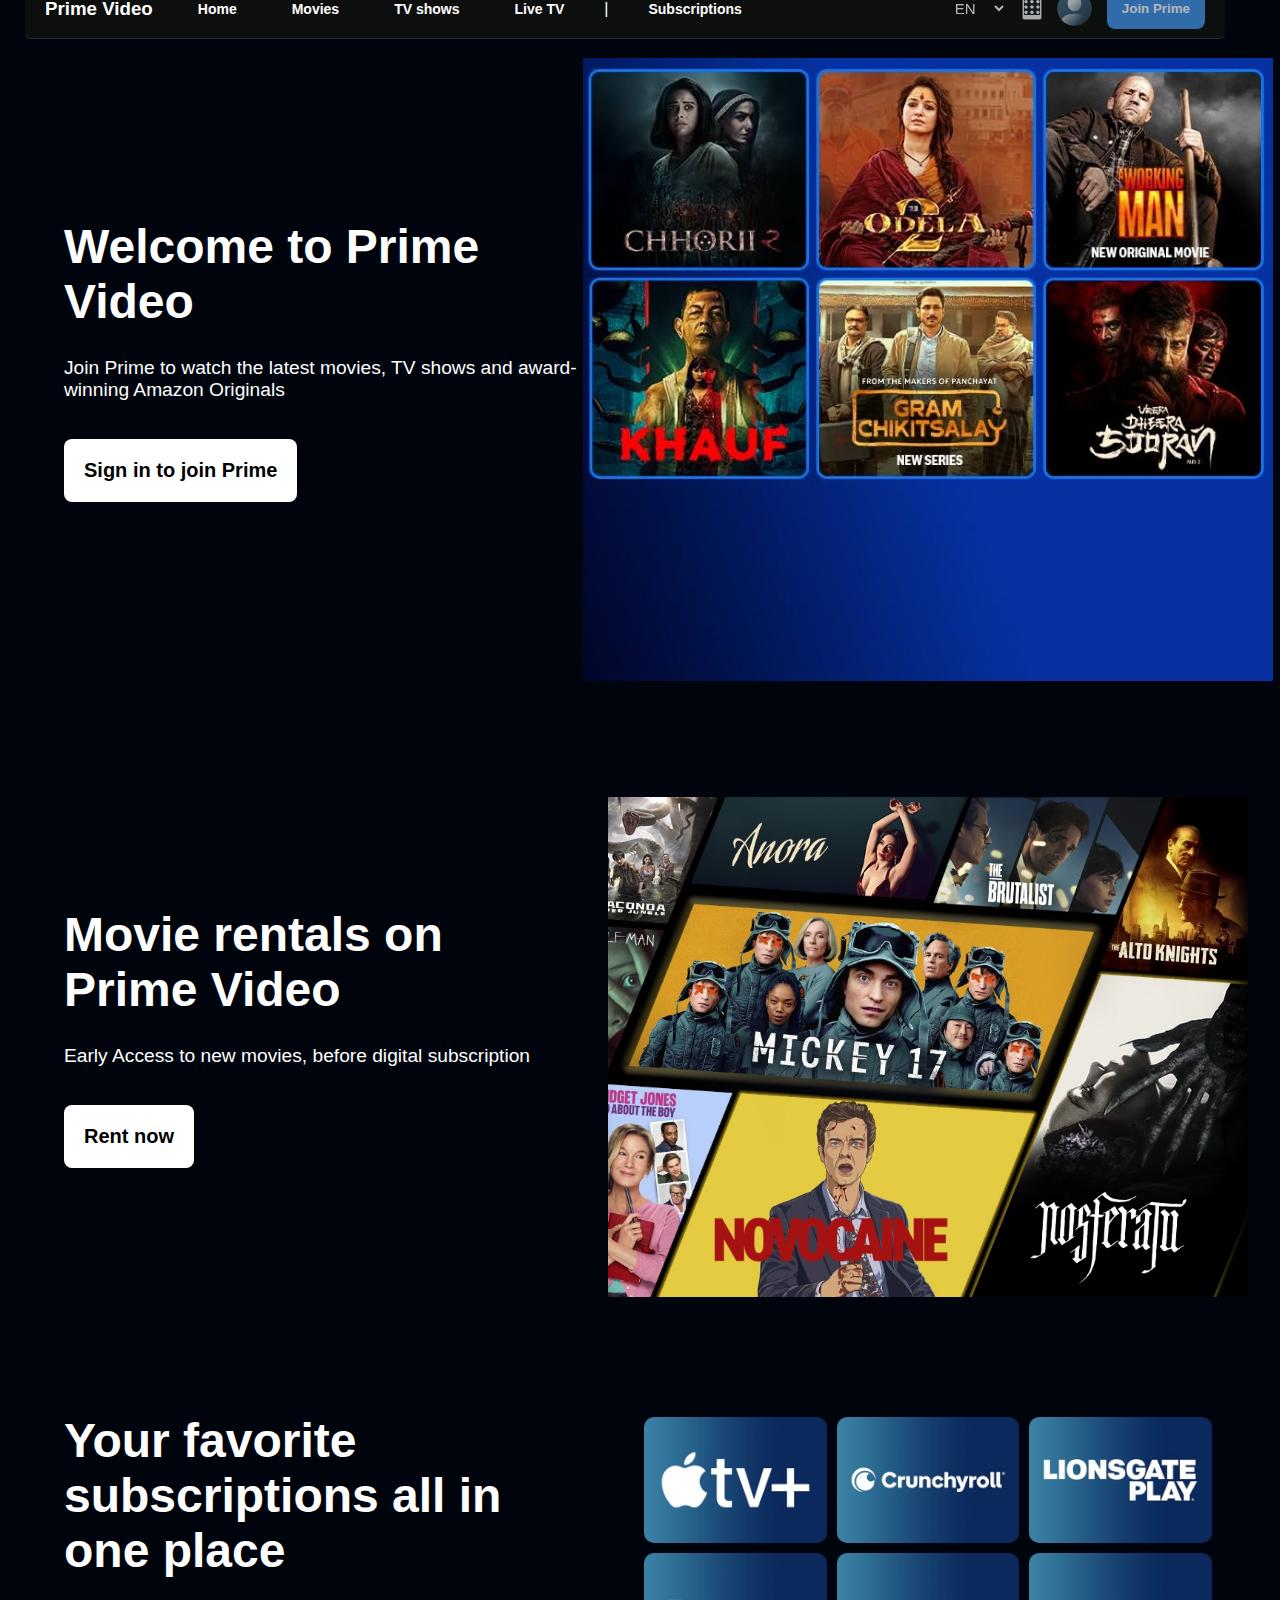
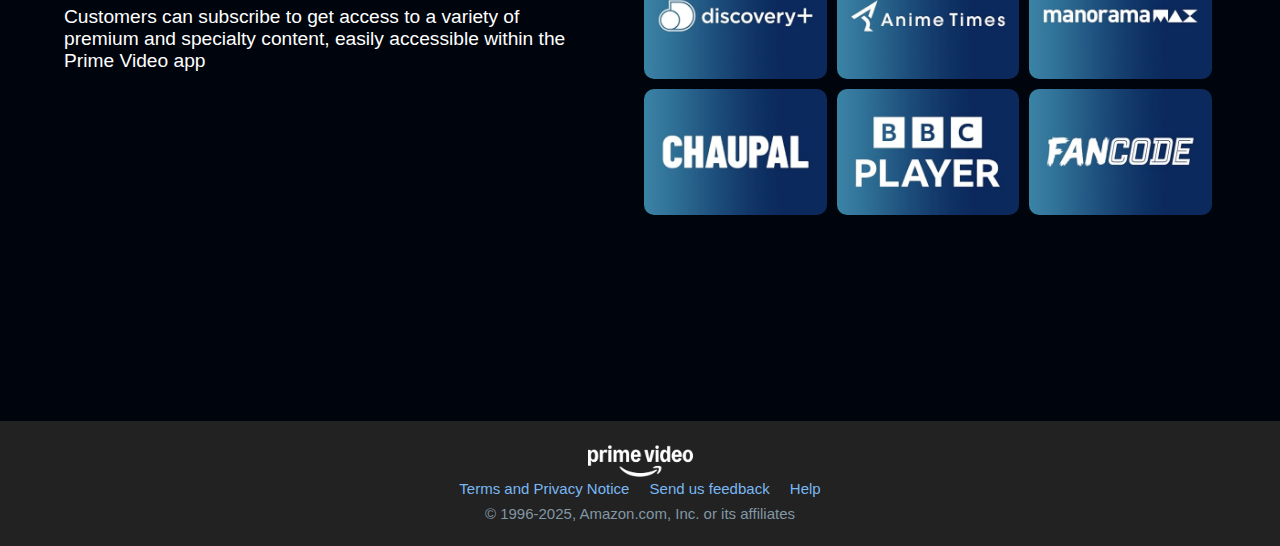
<file: index.html>
<!DOCTYPE html>
<html lang="en">
<head>
    <meta charset="UTF-8">
    <meta name="viewport" content="width=device-width, initial-scale=1.0">
    <meta name="description" content="Prime Video Clone using HTML and CSS">
    <title>Prime Video Clone</title>
    <link rel="stylesheet" href="home.css">
    <link href="https://fonts.googleapis.com/css2?family=Montserrat:wght@300;400;500;600;700&display=swap"  rel="stylesheet" />
    <link rel="stylesheet" href="https://cdnjs.cloudflare.com/ajax/libs/font-awesome/6.7.2/css/all.min.css"/>

<script>
   const nav = document.querySelector('.prime-nav');
  const toggleBtn = document.querySelector('.nav-toggle');

  toggleBtn.addEventListener('click', () => {
    nav.classList.toggle('open');
  });

    // New: Close menu when clicking on mobile links
    document.querySelectorAll('.mobile-nav-link').forEach(link => {
    link.addEventListener('click', () => {
        nav.classList.remove('open');
        document.body.style.overflow = '';
    });
    });

    // New: Close menu when clicking outside (optional)
    document.addEventListener('click', (e) => {
    if (!nav.contains(e.target)) {
        nav.classList.remove('open');
        document.body.style.overflow = '';
    }
    });

</script>
</head>
<body>
    <!-- <header>
    </header> -->

  <nav class="prime-nav">
  <div class="nav-left">
    <!-- <img src="Images/logo.jpg" alt="Prime Video Logo" class="logo" /> -->
    <h3>Prime Video</h3>
    <button class="nav-toggle" aria-label="Toggle menu" onclick="toggleMenu()">
      <span class="hamburger"></span>
    </button>
    <ul class="nav-links active">
      <li><a href="#home-section">Home</a></li>
      <li><a href="#movies.html">Movies</a></li>
      <li><a href="indextvs.html">TV shows</a></li>
      <li><a href="omkar.html">Live TV</a></li>
      <li><p class="pole">|</p></li>
      <li><a href="subscription.html" class="subscriptions-link">Subscriptions</a></li>
    </ul>
  </div>
  

    <div class="nav-right">
        <button class="search-btn" aria-label="Search"></button>
        <!-- <i class="fa-solid fa-magnifying-glass"></i> -->
        <select class="language-select" aria-label="Select Language">
        <option value="en" selected>EN</option>
        <option value="es">ES</option>
        <option value="fr">FR</option>
        <option value="fr">FR</option>
        <option value="fr">FR</option>
        <option value="fr">FR</option>
        </select>
        <!-- <button class="signin-btn">Sign In</button> -->
        <!-- <img src="https://upload.wikimedia.org/wikipedia/commons/0/0b/Netflix-avatar.png" alt="User Avatar" class="user-avatar" /> -->
        <!-- <i class="fa-thin fa-table-cells"></i> -->
         <button class="categories-btn">
            <img src="HomeImages/categoriesImg.png" alt="Categories" width="16" height="16">
        </button>
        <img src="HomeImages/user.svg" alt="User Avatar" class="user-avatar" />
        <!-- <i class="fa-solid fa-user"></i> -->
        <button class="join-prime-btn">Join Prime</button>
    </div>
</nav> <br>


    <!-- <main> -->
        <!-- Main Content Section  -->
        <section class="home-section">
            <div class="content-left">
                <h2>Welcome to Prime Video</h2> <br>
                <p>Join Prime to watch the latest movies, TV shows and award-winning Amazon Originals</p> <br>
                <button class="primary-btn">Sign in to join Prime</button> <br> <br>
            </div>
            <div class="content-right">
                <!-- <div class="card-grid"> -->
                <img src="HomeImages/1st_bg_image2.jpg" alt="bg image 1" class="bg-1">
            </div>
        </section>    
         <br><br> 

         <!-- Rentals section -->
        <section class="home-section">
            <div class="content-left">
                <h2>Movie rentals on Prime Video</h2> <br>
                <p>Early Access to new movies, before digital subscription</p> <br>
                <button class="primary-btn">Rent now</button> <br> <br>
            </div>
            <div class="content-right">
                <!-- <div class="card-grid"> -->
                <img src="HomeImages/2nd_bg_image1.jpg" alt="bg image 2" class="bg-2" style="height: 500px; width: 650px;">
            </div>
        </section>
        <br><br> 

        <!-- Home COntent Subscriptions Section -->
        <section class="content-section">
            <div class="content-left">
                <h2>Your favorite subscriptions all in one place</h2> <br>
                <p>Customers can subscribe to get access to a variety of premium and specialty content, easily accessible within the Prime Video app</p> <br> <br>
            </div>
            <div class="content-right">
                <div class="subscriptions-grid">
                    <div class="subscription-card"><img src="HomeImages/Welcome to Prime Video_files/AppleTV.png.png" alt="Apple tv+"/></div>
                    <div class="subscription-card"><img src="HomeImages/Welcome to Prime Video_files/Crunchyroll.png.png" alt="Crunchyroll"/></div>
                    <div class="subscription-card"><img src="HomeImages/Welcome to Prime Video_files/LionsgatePlay.png.png" alt="Lionsgate Play"/></div>
                    <div class="subscription-card"><img src="HomeImages/Welcome to Prime Video_files/Discovery+.png.png" alt="Discovery+"/></div>
                    <div class="subscription-card"><img src="HomeImages/Welcome to Prime Video_files/AnimeTimes.png.png" alt="Anime Times"/></div>
                    <div class="subscription-card"><img src="HomeImages/Welcome to Prime Video_files/ManoramaMax.png.png" alt="ManoramaMAX"/></div>
                    <div class="subscription-card"><img src="HomeImages/Welcome to Prime Video_files/Chaupal.png.png" alt="Chaupal"/></div>
                    <div class="subscription-card"><img src="HomeImages/Welcome to Prime Video_files/BBCPlayer.png.png" alt="BBC Player"/></div>
                    <div class="subscription-card"><img src="HomeImages/Welcome to Prime Video_files/Fancode.png.png" alt="FanCode"/></div>
                </div>
            </div>
        </section>
        <br><br><br><br><br><br><br><br><br>
    <!-- </main> -->

        <!-- <section class="mx-player-section">
            <div class="mx-text">
                <h1>Amazon MX Player</h1>
                <p>Binge watch latest web series, K-drama and more</p>
                <button class="watch-btn">Watch for Free</button>
            </div>
            <div class="mx-images">
                <img src="https://upload.wikimedia.org/wikipedia/commons/f/f1/Prime_Video_logo.svg" alt="MX Player Image">
            </div>
        </section> -->
        
    <footer class="footer">
        <img src="HomeImages/footerPrime.jpg" alt="Prime Video Logo" class="logo2" style="height: 32px; width: 105px; " />
        <div class="footer-content">
            <a href="#">Terms and Privacy Notice</a>
            <a href="#">Send us feedback</a>
            <a href="#">Help</a>
        </div>
        <p>&copy; 1996-2025, Amazon.com, Inc. or its affiliates</p>
    </footer>
</body>
</html>
</file>
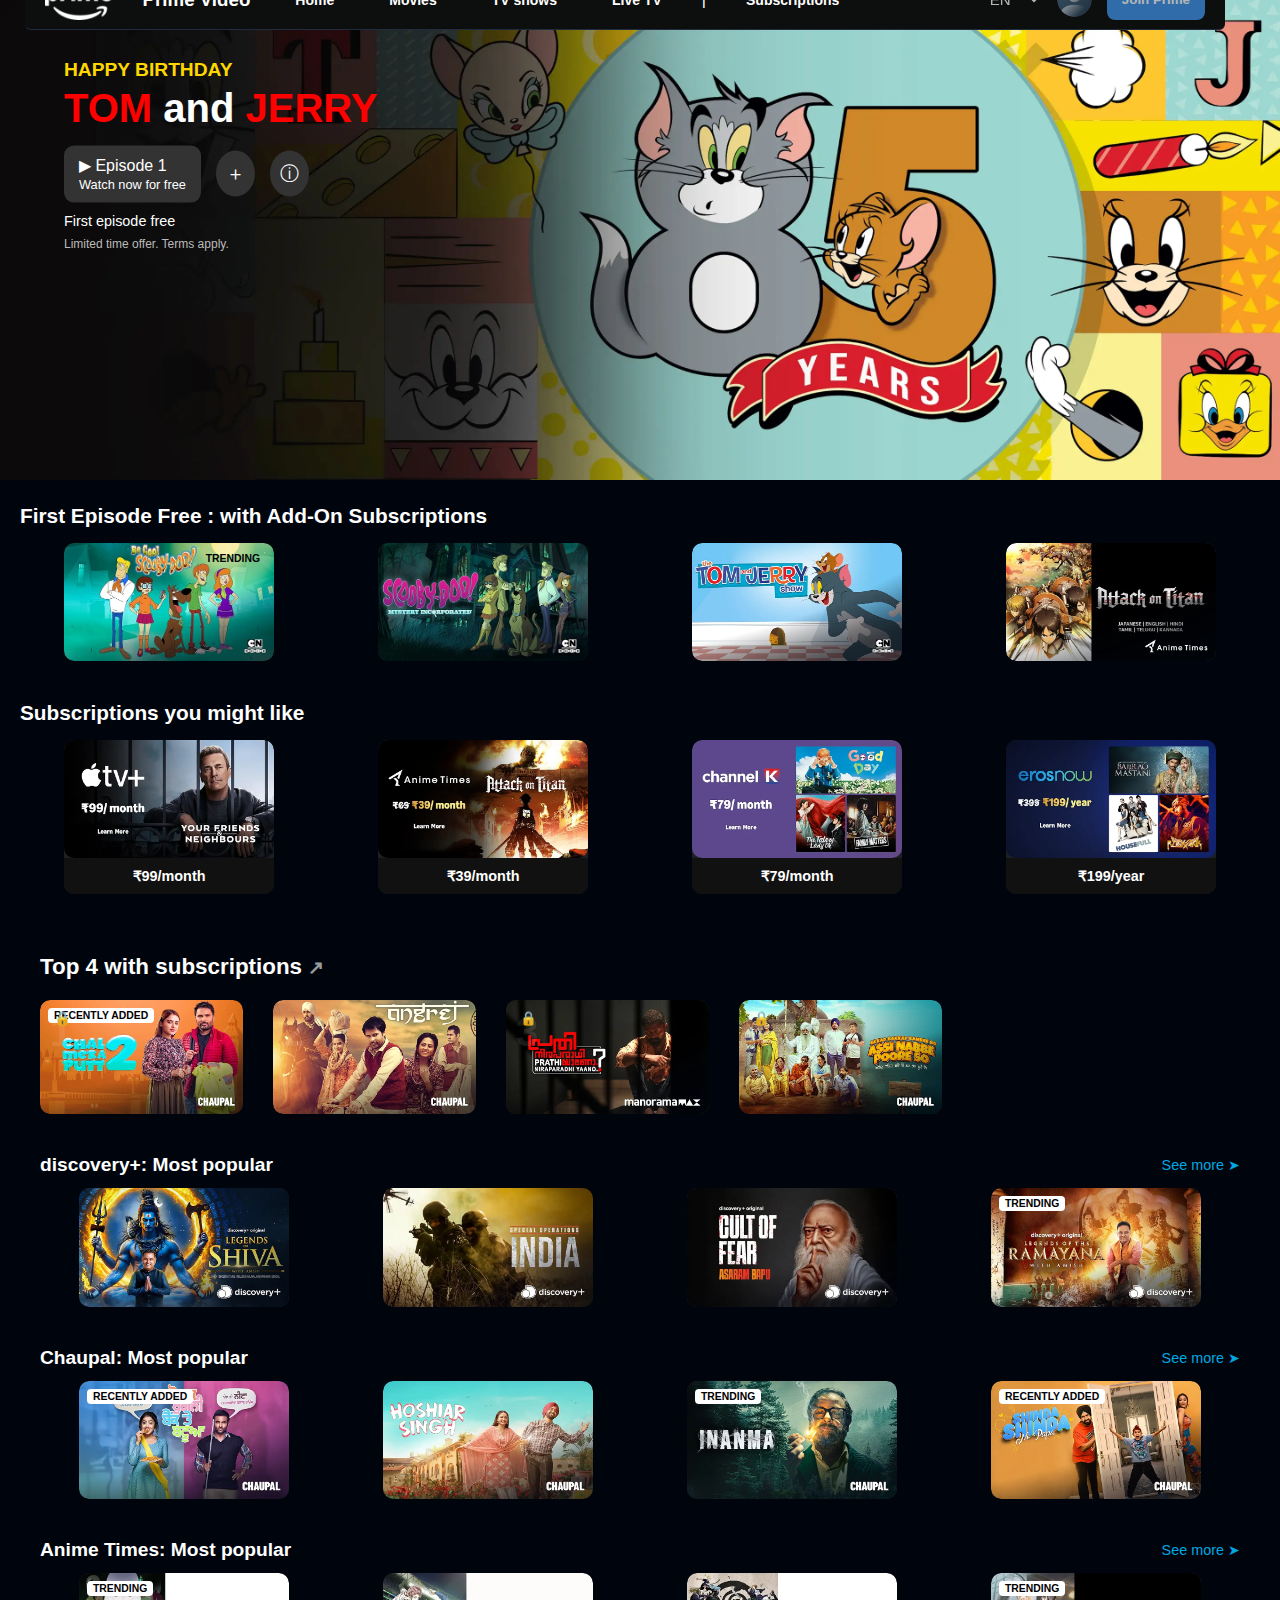
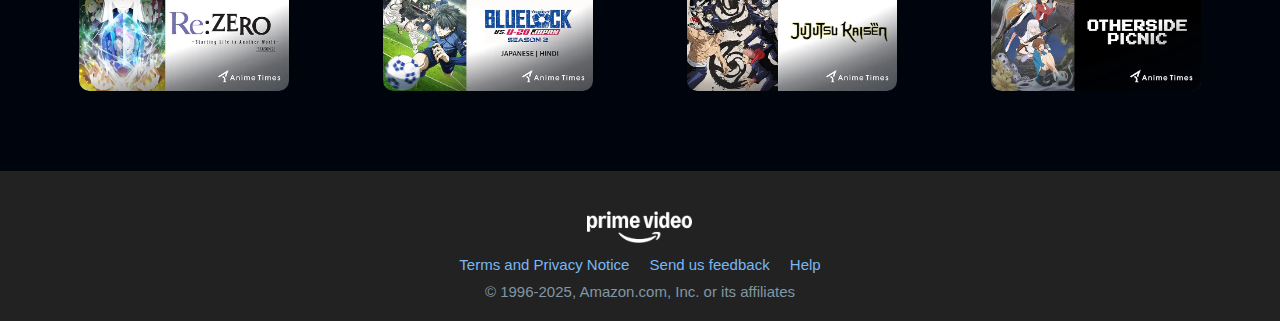
<file: subscription.html>
<!DOCTYPE html>
<html lang="en">
<head>
  <link rel="stylesheet" href="subscription.css"/>
</head>
<body>
     <nav class="prime-nav">
  <div class="nav-left">
    <img src="subscription-images/logo.jpg" alt="Prime Video Logo" class="logo" />
    <h3>Prime Video</h3>
    <button class="nav-toggle" aria-label="Toggle menu" onclick="toggleMenu()">
      <span class="hamburger"></span>
    </button>
    <ul class="nav-links active">
      <li><a href="index.html">Home</a></li>
      <li><a href="#">Movies</a></li>
      <li><a href="#">TV shows</a></li>
      <li><a href="omkar.html">Live TV</a></li>
      <li><p class="pole">|</p></li>
      <li><a href="bhagchand.html" class="subscriptions-link">Subscriptions</a></li>
    </ul>
  </div>
  

<div class="nav-right">
    <button class="search-btn" aria-label="Search"></button>
    <!-- <i class="fa-solid fa-magnifying-glass"></i> -->
    <select class="language-select" aria-label="Select Language">
      <option value="en" selected>EN</option>
      <option value="es">ES</option>
      <option value="fr">FR</option>
      <option value="fr">FR</option>
      <option value="fr">FR</option>
      <option value="fr">FR</option>
    </select>
    <!-- <button class="signin-btn">Sign In</button> -->
    <img src="subscription-images/user.svg" alt="User Avatar" class="user-avatar" />
    <!-- <i class="fa-thin fa-table-cells"></i> -->
    <!-- <i class="fa-solid fa-user"></i> -->
    <button class="join-prime-btn">Join Prime</button>
  </div>
</nav>

  <section class="hero">
    <img src="subscription-images/tomanjerry.webp" alt="Tom & Jerry 85 Years" class="hero-bg" />
    <div class="hero-content">
      <h2 class="celebration">HAPPY BIRTHDAY</h2>
      <h1 class="title">TOM <span>and</span> JERRY</h1>
      <div class="buttons">
        <button class="watch-btn">▶ Episode 1<br /><small>Watch now for free</small></button>
        <div class="icon-btn">＋</div>
        <div class="icon-btn">ⓘ</div>
      </div>
      <p class="episode-free">First episode free</p>
      <p class="terms">Limited time offer. Terms apply.</p>
    </div>
  </section>

  <main class="container">
    <section class="section">
      <h2>First Episode Free : with Add-On Subscriptions</h2>
      <div class="card-row">
        <div class="card">
          <img src="subscription-images/channels-logo-white(2).png_0,0,1920,1080+0,0,1920,1080+1652,885,189,117_SX500_FMjpg_.jpg" alt="error on imgae">
          <span class="badge">TRENDING</span>
        </div>
        <div class="card">
          <img src="subscription-images/channels-logo-white(3).png_0,0,1920,1080+0,0,1920,1080+1652,885,189,117_SX500_FMjpg_.jpg" alt="error on image">
        </div>
        <div class="card">
          <img src="subscription-images/t1.webp" alt="Tom and Jerry Show">
        </div>
        <div class="card">
          <img src="subscription-images/attact on titan.webp" alt="Attack on Titan">
          <span class="badge">TRENDING</span>
        </div>
      </div>
    </section>

    <section class="section">
      <h2>Subscriptions you might like</h2>
      <div class="card-row">
        <div class="card">
          <img src="subscription-images/yourFriendsneighBours.webp" alt="Apple TV+">
          <div class="price">₹99/month</div>
        </div>
        <div class="card">
          <img src="subscription-images/Anime Times.webp" alt="Anime Times">
          <div class="price">₹39/month</div>
        </div>
        <div class="card">
          <img src="subscription-images/Channel K.webp" alt="Channel K">
          <div class="price">₹79/month</div>
        </div>
        <div class="card">
          <img src="subscription-images/Eros Now.webp" alt="Eros Now">
          <div class="price">₹199/year</div>
        </div>
      </div>
    </section>

    <!--  -->

     <section class="top10-section">
    <h2>Top 4 with subscriptions <span>↗</span></h2>
    <div class="top10-row">
      <div class="top10-card">
        <div class="number">1</div>
        <div class="thumb">
          <img src="subscription-images/top1 chal mere putt2.webp" alt="Chal Mera Putt 2">
          <div class="label">RECENTLY ADDED</div>
          <div class="badge">🔒</div>
        </div>
      </div>
      <div class="top10-card hover-card">
        <div class="number">2</div>
        <div class="thumb">
          <img src="subscription-images/areranj.webp" alt="Angrej">
        </div>
        <div class="hover-info">
          <h3>Angrej</h3>
          <div class="subscribe">🔒 Subscribe to Chaupal for ₹699/year</div>
          <div class="meta">
            <span class="tag">TRENDING</span>
            <span>2015</span>
            <span>2h 11min</span>
            <span class="badge">U</span>
          </div>
        </div>
      </div>
      <div class="top10-card">
        <div class="number">3</div>
        <div class="thumb">
          <img src="subscription-images/parthi.webp" alt="parthi">
          <div class="badge">🔒</div>
        </div>
      </div>
      <div class="top10-card">
        <div class="number">4</div>
        <div class="thumb">
          <img src="subscription-images/Punjabi Family.webp" alt="Punjabi Family">
          <div class="badge">🔒</div>
        </div>
      </div>
      </div>
    </div>
  </section>

  <!-- main 2 -->

     <main class="channel-wrapper">
    
    <!-- Section Template -->
    <section class="channel-section">
      <div class="section-header">
        <h2>discovery+: Most popular</h2>
        <a href="#">See more ➤</a>
      </div>
      <div class="card-row">
        <div class="card"><img src="subscription-images/legents of shiv.webp" alt="Legends of Shiva" /></div>
        <div class="card"><img src="subscription-images/India Special Forces.webp" alt="India Special Forces" /></div>
        <div class="card"><img src="subscription-images/Cult of Fear.webp" alt="Cult of Fear" /></div>
        <div class="card"><img src="subscription-images/ramayan.webp" alt="ramayn" /><span class="tag">TRENDING</span></div>
      </div>
    </section>

    <section class="channel-section">
      <div class="section-header">
        <h2>Chaupal: Most popular</h2>
        <a href="#">See more ➤</a>
      </div>
      <div class="card-row">
        <div class="card"><img src="subscription-images/galat bugni.webp" alt="galat bugni" /><span class="tag">RECENTLY ADDED</span></div>
        <div class="card"><img src="subscription-images/hoshar singha.webp" alt="hoshar shingh" /></div>
        <div class="card"><img src="subscription-images/inanma.webp" alt="inanma" /><span class="tag">TRENDING</span></div>
        <div class="card"><img src="subscription-images/shindh-shindha-no-pappa.webp" alt="shindh-shindha-no-pappa" /><span class="tag">RECENTLY ADDED</span></div>
      </div>
    </section>
    <section class="channel-section">
      <div class="section-header">
        <h2>Anime Times: Most popular</h2>
        <a href="#">See more ➤</a>
      </div>
      <div class="card-row">
        <div class="card"><img src="subscription-images/Re-Zero.webp" alt="Re-Zero" /><span class="tag">TRENDING</span></div>
        <div class="card"><img src="subscription-images/Blue Lock.webp" alt="Blue Lock" /></div>
        <div class="card"><img src="subscription-images/jujutsu_kaisen.webp" alt="jujutsu_kaisen" /></div>
        <div class="card"><img src="subscription-images/otherside-picnic.webp" alt="otherside-picnic" /><span class="tag">TRENDING</span></div>
      </div>
    </section>
  </main>
  </main>

  <div style="text-align: center;
    display: flex;
    justify-content: center;
    background-color: #222222;
    color: #8197a4;
    padding: 40px;
    height: 150px;
    font-size: 15px;" >
      <footer class="footer">
        <img src="subscription-images/footerPrime (1).jpg" alt="Prime Video Logo" class="logo2" style="height: 32px; width: 105px; " />
        <div style="padding: 10px 0;">
            <a href="#" style="color: #79b8f3; text-decoration: none; margin: 0 0.5rem;">Terms and Privacy Notice</a>
            <a href="#" style="color: #79b8f3; text-decoration: none; margin: 0 0.5rem;">Send us feedback</a>
            <a href="#" style="color: #79b8f3; text-decoration: none; margin: 0 0.5rem;">Help</a>
        </div>
        <p>&copy; 1996-2025, Amazon.com, Inc. or its affiliates</p>
    </footer>
</div>
</body>
</html>
</file>
<file: home.css>
* {
    margin: 0;
    padding: 0;
    box-sizing: border-box;
    font-family: Arial, sans-serif;
}

body {
  margin: 0;
  font-family: 'Amazon Ember', Arial, sans-serif;
  background-color: #00050d;
  color: white;
}


/* Navigation */
.prime-nav {
  display: flex;
  justify-content: space-between;
  align-items: center;
  background-color: #0d0e0e;
  /* background-color: transparent; */
  padding: 0 20px;
  height: 60px;
  border-bottom: 1px solid #202c3d;
  /* position: relative; */
  position: fixed;
  /* background-color: 0.2px white transparent ; */
  margin-right: 14px;
  margin-left: 25px;
  align-self: center;
  /* height: 100%; */
  width: 1200px;
  border-radius: 6px;
  box-sizing: border-box;

}

.nav-left {
  display: flex;
  align-items: center;
  gap: 30px;

}

.logo {
  height: 40px;
  cursor: pointer;
}

.nav-links {
  list-style: none;
  display: flex;
  gap: 25px;
  margin: 0;
  padding: 0;
}

.nav-links li a,
.subscriptions-link {
  color: #fff;
  text-decoration: none;
  font-weight: 600;
  font-size: 14px;
  padding: 13px 15px;
  border-radius: 8px;
  transition: background-color 0.3s ease;
  cursor: pointer;
}

.nav-right {
    /* color: white; */
    /* background-color: yellow; */
    opacity: 0.7;
    font-size: 1.25rem;
    /* margin-right: 1rem; */
}

.nav-links li a:hover,
.nav-links li a.active,
.subscriptions-link:hover 
{
  background-color: white;
  color: #0f171e;
}

.nav-right {
  display: flex;
  align-items: center;
  gap: 15px;

}

/* Search button */
.search-btn {
  width: 20px;
  height: 20px;
  background: url('https://cdn-icons-png.flaticon.com/512/622/622669.png') center center no-repeat;
  background-size: contain;
  border: none;
  cursor: pointer;
  filter: invert(1);
}

.search-btn :hover{
  background: #fff;
  color: black;
}

/* .fa-magnifying-glass {
  background: #000;
  color: #fff;
  cursor: pointer;
  border-radius: 50%;
  padding: 8px 10px;
  margin-left: 5px;
}

.fa-magnifying-glass :hover{
  background: #000;
  color: #fff;
  cursor: pointer;
} */

/* Language dropdown */
.language-select {
  background-color: transparent;
  color: white;
  border: 0px solid black;
  padding: 13px 15px;
  border-radius: 8px;
  font-size: 15px;
  font-weight: 500;
  cursor: pointer;
  outline: none;
  /* transition: border-color 0.3s ease; */
}

.language-select:hover
 { 
  /* border-color: white; */
  background-color: white;
  color: black;
}

/* User avatar */
.user-avatar {
  width: 35px;
  height: 35px;
  border-radius: 50%;
  cursor: pointer;
  object-fit: cover;
}

.user-avatar:hover{
  border: solid 5px white;
  transform: scale(1.05);
  width: 37px;
  height: 37px;
}

/* prime butn */
.join-prime-btn {
  background: #3f96ed;
  border: none;
  color: #ffff;
  padding: 13px 15px;
  font-weight: 600;
  border-radius: 8px;
  cursor: pointer;
}
.join-prime-btn:hover{
     /* text-shadow: #fff; */
    text-shadow: 0px 0px 10px rgb(243, 241, 241);
    box-shadow: 0.2px 0.2px 0.2px 0.2px #5896d3;
    translate: scale(1.05);
}


/* Hamburger button */
.nav-toggle {
  display: none;
  background: none;
  border: none;
  cursor: pointer;
  margin-left: 10px;
  padding: 5px;
}

.hamburger,
.hamburger::before,
.hamburger::after {
  display: block;
  background-color: white;
  height: 3px;
  width: 22px;
  border-radius: 2px;
  position: relative;
  transition: all 0.3s ease;
}

.hamburger::before,
.hamburger::after {
  content: "";
  position: absolute;
}

.hamburger::before {
  top: -7px;
}

.hamburger::after {
  top: 7px;
}

/* When nav is toggled open */
.prime-nav.open .hamburger {
  background-color: transparent;
}

.prime-nav.open .hamburger::before {
  transform: rotate(45deg);
  top: 0;
}

.prime-nav.open .hamburger::after {
  transform: rotate(-45deg);
  top: 0;
}

/* Responsive */
@media (max-width: 768px) {
  .nav-links {
    display: none;
    position: absolute;
    top: 60px;
    left: 0;
    right: 0;
    background-color: #0f171e;
    flex-direction: column;
    gap: 0;
    padding: 10px 0;
    border-bottom: 1px solid #202c3d;
    z-index: 1000;
  }
  
  .nav-links li {
    padding: 10px 20px;
    border-top: 1px solid #202c3d;
  }

  .nav-links li:first-child {
    border-top: none;
  }
  
  .nav-links li a,
  .subscriptions-link {
    padding: 10px 20px;
    display: block;
  }
  
  .prime-nav.open .nav-links {
    display: flex;
  }

  .nav-toggle {
    display: block;
  }

  /* Adjust nav layout */
  .nav-left {
    position: relative;
  }

  .nav-right {
    gap: 10px;
  }
}


/* home section content */
.home-section {
  display: flex;
  padding: 40px 5%;
  align-items: center;
  justify-content: space-between;
  flex-wrap: wrap;
}

.content-right {
  max-width: 50%;
  /* margin-top: 20px; */
}

.content-left {
  max-width: 50%;
  margin-top: 0px;
}

.content-left h2 {
  font-size: 3rem;
  font-weight: bold;
  margin-bottom: 10px;
}

.content-left p {
  font-size: 1.2rem;
  margin-bottom: 20px;
}

.primary-btn {
  background: #fff;
  color: #000;
  padding: 20px 20px;
  border: none;
  font-weight: bold;
  border-radius: 8px;
  cursor: pointer;
  font-size: 20px;
  
}

.primary-btn:hover{
  text-shadow: 0px 0px 50px rgb(243, 238, 238);
  transform: scale(1.05);
  background-color: #dcddde;
  box-shadow: 3px 3px 3px 3px #dcddde;
  color: #656464;
}

.bg-1{
  max-width: 690px;
  max-height: 100%;
}


@media (max-width: 768px) {
  .home-section {
    flex-direction: column;
    text-align: center;
    display: flex;
  }

  .content-left,
  .content-right { 
    max-width: 100%;
  }
}


/* MX player section */
/* .mx-player-section {
  display: flex;
  justify-content: space-between;
  align-items: center;
  background-color: #000;
  padding: 40px 20px;
  max-width: 1200px;
  margin: 40px auto;
}

.mx-text {
  flex: 1;
  color: white;
}

.mx-text h1 {
  font-size: 32px;
  font-weight: 900;
  margin-bottom: 10px;
}

.mx-text p {
  font-size: 18px;
  margin-bottom: 15px;
}

.watch-btn {
  background-color: #fff;
  color: #000;
  border: none;
  padding: 10px 20px;
  font-size: 16px;
  font-weight: 600;
  border-radius: 4px;
  cursor: pointer;
}

.mx-images {
  flex: 1;
  display: flex;
  justify-content: flex-end;
}

.mx-images img {
  width: 500px;
  height: auto;
  object-fit: cover;
}

/* Responsive Styles */
/* @media (max-width: 900px) {
  .mx-player-section {
    flex-direction: column;
    text-align: center;
  }

  .mx-images {
    margin-top: 20px;
    justify-content: center;
  }

  .mx-images img {
    width: 80%;
  }
}  */


/* Home COntent Subscriptions Section */
.content-section {
  display: flex;
  padding: 40px 5%;
  align-items: flex-start;
  justify-content: space-between;
  flex-wrap: wrap;
}

.content-left {
  max-width: 45%;
}

.content-left h2 {
  font-size: 3rem;
  font-weight: bold;
  margin-bottom: 10px;
}

.content-left p {
  font-size: 1.2rem;
  margin-bottom: 20px;
}

.content-right {
  max-width: 50%;
  display: flex;
  justify-content: center;
}

.subscriptions-grid {
  display: grid;
  grid-template-columns: repeat(3, 1fr);
  gap: 2px;
}

.subscription-card {
  /* background: linear-gradient(135deg, #004080, #002050); */
  padding: 4px;
  border-radius: 12px;
  display: flex;
  align-items: center;
  justify-content: center;
  transition: transform 0.2s;
  
}

.subscription-card img {
  max-width: 183px;
  max-height: 126px;
  border-radius: 10px;
}

.subscription-card:hover {
  transform: scale(1.02);
  box-shadow: 0.5px 0.5px 0.5px 0.5px #656464;
}

@media (max-width: 768px) {
  .subscriptions-section {
    flex-direction: column;
    text-align: center;
  }

  .content-left,
  .content-right {
    max-width: 100%;
  }

  .subscriptions-grid {
    display: grid;
    grid-template-columns: repeat(3, 1fr);
    gap: 10px;
    /* padding: 20px; */
    /* display: flex; */
    /* flex-wrap: wrap; */
    /* justify-content: space-evenly; */
  }
}


/* footer section */
.footer {
    background-color: #222222;
    padding: 24px;
    text-align: center;
    color: #8197a4;
    font-size: 15px;
}

.footer a {
    color: #79b8f3;
    margin: 0 0.5rem;
    text-decoration: none;
}

.footer a:hover {
    color: #90dffe;
}

.footer p {
    margin-top: 0.5rem;
    color: #8197a4;
}


@media (max-width: 768px) {
    .hero h1 {
        font-size: 2rem;
    }

    .hero p {
        font-size: 1rem;
    }

    .movie-card, .subscription-card {
        width: 100px;
        height: 150px;
    }

    header {
        flex-direction: column;
    }

    header nav {
        justify-content: center;
        flex-wrap: wrap;
    }

    .footer {
        font-size: 12px;
    }
}
</file>
<file: subscription.css>
*{
    margin: 0;
    padding: 0;
    box-sizing: border-box;
    font-family: Arial, sans-serif;
}

body {
  margin: 0;
  font-family: 'Amazon Ember', Arial, sans-serif;
  background-color: #00050d;
  color: white;
}


.prime-nav {
  display: flex;
  justify-content: space-between;
  align-items: center;
  background-color: #0d0e0e;
  /* background-color: transparent; */
  padding: 0 20px;
  height: 60px;
  border-bottom: 1px solid #202c3d;
  /* position: relative; */
  position: fixed;
  /* background-color: 0.2px white transparent ; */
  margin-right: 14px;
  margin-left: 25px;
  align-self: center;
  /* height: 100%; */
  width: 1200px;
  border-radius: 6px;
  box-sizing: border-box;
  z-index: 1000;
}

.nav-left {
  display: flex;
  align-items: center;
  gap: 30px;

}

.logo {
  height: 40px;
  cursor: pointer;
}

.nav-links {
  list-style: none;
  display: flex;
  gap: 25px;
  margin: 0;
  padding: 0;
}

.nav-links li a,
.subscriptions-link {
  color: #fff;
  text-decoration: none;
  font-weight: 600;
  font-size: 14px;
  padding: 13px 15px;
  border-radius: 8px;
  transition: background-color 0.3s ease;
  cursor: pointer;
}

.nav-right {
    /* color: white; */
    /* background-color: yellow; */
    opacity: 0.7;
    font-size: 1.25rem;
    /* margin-right: 1rem; */
}

.nav-links li a:hover,
.nav-links li a.active,
.subscriptions-link:hover 
{
  background-color: white;
  color: #0f171e;
}

.nav-right {
  display: flex;
  align-items: center;
  gap: 15px;

}

/* Search button */
.search-btn {
  width: 20px;
  height: 20px;
  background: url('https://cdn-icons-png.flaticon.com/512/622/622669.png') center center no-repeat;
  background-size: contain;
  border: none;
  cursor: pointer;
  filter: invert(1);
}

.search-btn :hover{
  background: #fff;
  color: black;
}

/* .fa-magnifying-glass {
  background: #000;
  color: #fff;
  cursor: pointer;
  border-radius: 50%;
  padding: 8px 10px;
  margin-left: 5px;
}

.fa-magnifying-glass :hover{
  background: #000;
  color: #fff;
  cursor: pointer;
} */

/* Language dropdown */
.language-select {
  background-color: transparent;
  color: white;
  border: 0px solid black;
  padding: 13px 15px;
  border-radius: 8px;
  font-size: 15px;
  font-weight: 500;
  cursor: pointer;
  outline: none;
  /* transition: border-color 0.3s ease; */
}

.language-select:hover
 { 
  /* border-color: white; */
  background-color: white;
  color: black;
}

/* User avatar */
.user-avatar {
  width: 35px;
  height: 35px;
  border-radius: 50%;
  cursor: pointer;
  object-fit: cover;
}

.user-avatar:hover{
  border: solid 5px white;
  transform: scale(1.05);
  width: 37px;
  height: 37px;
}

/* prime butn */
.join-prime-btn {
  background: #3f96ed;
  border: none;
  color: #ffff;
  padding: 13px 15px;
  font-weight: 600;
  border-radius: 8px;
  cursor: pointer;
}
.join-prime-btn:hover{
     /* text-shadow: #fff; */
    text-shadow: 0px 0px 10px rgb(243, 241, 241);
    box-shadow: 0.2px 0.2px 0.2px 0.2px #5896d3;
    translate: scale(1.05);
}


/* Hamburger button */
.nav-toggle {
  display: none;
  background: none;
  border: none;
  cursor: pointer;
  margin-left: 10px;
  padding: 5px;
}

.hamburger,
.hamburger::before,
.hamburger::after {
  display: block;
  background-color: white;
  height: 3px;
  width: 22px;
  border-radius: 2px;
  position: relative;
  transition: all 0.3s ease;
}

.hamburger::before,
.hamburger::after {
  content: "";
  position: absolute;
}

.hamburger::before {
  top: -7px;
}

.hamburger::after {
  top: 7px;
}

/* When nav is toggled open */
.prime-nav.open .hamburger {
  background-color: transparent;
}

.prime-nav.open .hamburger::before {
  transform: rotate(45deg);
  top: 0;
}

.prime-nav.open .hamburger::after {
  transform: rotate(-45deg);
  top: 0;
}

/* Responsive */
@media (max-width: 768px) {
  .nav-links {
    display: none;
    position: absolute;
    top: 60px;
    left: 0;
    right: 0;
    background-color: #0f171e;
    flex-direction: column;
    gap: 0;
    padding: 10px 0;
    border-bottom: 1px solid #202c3d;
    z-index: 1000;
  }
  
  .nav-links li {
    padding: 10px 20px;
    border-top: 1px solid #202c3d;
  }

  .nav-links li:first-child {
    border-top: none;
  }
  
  .nav-links li a,
  .subscriptions-link {
    padding: 10px 20px;
    display: block;
  }
  
  .prime-nav.open .nav-links {
    display: flex;
  }

  .nav-toggle {
    display: block;
  }

  /* Adjust nav layout */
  .nav-left {
    position: relative;
  }

  .nav-right {
    gap: 10px;
  }
}

/* Hero Section */
.hero {
  position: relative;
  width: 100%;
  height: auto;
  text-align: left;
  color: white;
}
.hero-bg {
  width: 100%;
  height: auto;
  object-fit: cover;
}
.hero-content {
  position: absolute;
  top: 20%;
  left: 5%;
  transform: translateY(-20%);
  max-width: 500px;
}
.celebration {
  font-size: 1.2rem;
  color: gold;
  margin-bottom: 5px;
}
.title {
  font-size: 2.5rem;
  font-weight: bold;
  color: red;
  margin-bottom: 15px;
}
.title span {
  color: white;
}
.buttons {
  display: flex;
  align-items: center;
  gap: 15px;
  margin-bottom: 10px;
}
.watch-btn {
  background-color: #333;
  color: white;
  padding: 10px 15px;
  border: none;
  font-size: 1rem;
  border-radius: 10px;
  text-align: left;
}
.watch-btn small {
  font-size: 0.8rem;
}
.icon-btn {
  background-color: #333;
  padding: 10px;
  border-radius: 50%;
  font-size: 1.2rem;
}
.episode-free {
  font-size: 0.9rem;
  margin-bottom: 8px;
}
.terms {
  font-size: 0.75rem;
  color: #bbb;
}

/* Responsive */
@media (max-width: 768px) {
  .hero-content {
    top: 25%;
    left: 5%;
    transform: none;
  }
  .title {
    font-size: 1.8rem;
  }
  .buttons {
    flex-direction: row;
    gap: 10px;
  }
  .watch-btn {
    font-size: 0.9rem;
    padding: 8px 12px;
  }
}
/* Content Section */
.container {
  padding: 20px;
}
.section {
  margin-bottom: 40px;
}
.section h2 {
  font-size: 1.3rem;
  margin-bottom: 15px;
}
.card-row {
  display: flex;
  flex-wrap: wrap;
  gap: 16px;
}
.card {
  position: relative;
  width: 220px;
  background-color: #1c1f24;
  border-radius: 8px;
  overflow: hidden;
  cursor: pointer;
  transition: transform 0.2s ease;
}
.card:hover {
  transform: scale(1.04);
}
.card img {
  width: 100%;
  height: auto;
  display: block;
}
.price {
  padding: 10px;
  text-align: center;
  background-color: #111;
  font-weight: bold;
  font-size: 0.9rem;
}
.badge {
  position: absolute;
  top: 8px;
  right: 8px;
  color: #000;
  font-size: 0.65rem;
  padding: 2px 6px;
  border-radius: 4px;
  font-weight: bold;
}

/* Responsive */
@media (max-width: 768px) {
  .card-row {
    justify-content: center;
  }
  .card {
    width: 45%;
  }
  .topbar {
    flex-direction: column;
    align-items: flex-start;
    gap: 10px;
  }
}
@media (max-width: 480px) {
  .card {
    width: 100%;
  }
}

/* Section Title */
.top10-section {
  padding: 20px;
}
.top10-section h2 {
  font-size: 1.4rem;
  margin-bottom: 20px;
}
.top10-section h2 span {
  font-size: 1.2rem;
  opacity: 0.6;
}

/* Top 10 Cards */
.top10-row {
  display: flex;
  gap: 30px;
  flex-wrap: wrap;
}
.top10-card {
  position: relative;
  width: 203px;
  background: #1c1f24;
  border-radius: 10px;
  overflow: hidden;
  transition: transform 0.3s;
}
.top10-card:hover {
  transform: scale(1.05);
}
.top10-card .number {
  position: absolute;
  top: 10px;
  left: 10px;
  font-size: 2.5rem;
  font-weight: bold;
  color: rgba(255,255,255,0.1);
  z-index: 1;
}
.top10-card .thumb {
  position: relative;
}
.top10-card .thumb img {
  width: 100%;
  border-radius: 10px;
  display: block;
}
.top10-card .label {
  position: absolute;
  top: 8px;
  left: 8px;
  background: white;
  color: black;
  padding: 2px 6px;
  font-size: 0.65rem;
  font-weight: bold;
  border-radius: 4px;
}
.top10-card .badge {
  position: absolute;
  bottom: 8px;
  left: 8px;
  font-size: 0.85rem;
}

/* Hover Card Detail */
.hover-card {
  background: #0f171e;
  position: relative;
}
.hover-card .hover-info {
  position: absolute;
  top: 0;
  left: 100%;
  width: 250px;
  background: #111;
  padding: 15px;
  border-radius: 8px;
  z-index: 5;
  opacity: 0;
  pointer-events: none;
  transform: translateX(10px);
  transition: 0.3s ease;
}
.hover-card:hover .hover-info {
  opacity: 1;
  pointer-events: all;
  transform: translateX(0);
}
.hover-info h3 {
  font-size: 1rem;
  margin-bottom: 8px;
}
.subscribe {
  font-size: 0.85rem;
  margin-bottom: 8px;
  color: #ccc;
}
.meta {
  display: flex;
  gap: 8px;
  font-size: 0.75rem;
}
.tag {
  background: white;
  color: black;
  padding: 2px 5px;
  border-radius: 4px;
  font-weight: bold;
  font-size: 0.65rem;
}
.meta .badge {
  background: #444;
  padding: 2px 5px;
  border-radius: 3px;
}

/* Responsive */
@media (max-width: 768px) {
  .top10-row {
    justify-content: center;
  }
  .top10-card {
    width: 45%;
  }
}
@media (max-width: 480px) {
  .top10-card {
    width: 100%;
  }
  .hover-card .hover-info {
    display: none;
  }
}

/* 2 main continar */

.channel-wrapper {
  padding: 20px;
}

.channel-section {
  margin-bottom: 40px;
}

.section-header {
  display: flex;
  justify-content: space-between;
  align-items: center;
  margin-bottom: 12px;
}

.section-header h2 {
  font-size: 1.2rem;
  font-weight: bold;
}

.section-header a {
  color: #00a8e1;
  font-size: 0.9rem;
  text-decoration: none;
}

.card-row {
  justify-content: space-around;
  display: flex;
  gap: 16px;
  flex-wrap: wrap;
}

.card {
  position: relative;
  width: 210px;
  background: #1c1f24;
  border-radius: 10px;
  overflow: hidden;
  cursor: pointer;
  transition: transform 0.3s;
}

.card:hover {
  transform: scale(1.05);
}

.card img {
  width: 100%;
  display: block;
  border-radius: 10px;
}

.tag {
  position: absolute;
  top: 8px;
  left: 8px;
  background: white;
  color: black;
  padding: 2px 6px;
  font-size: 0.65rem;
  font-weight: bold;
  border-radius: 4px;
}

/* Responsive */
@media (max-width: 768px) {
  .card-row {
    justify-content: center;
  }
  .card {
    width: 45%;
  }
}
@media (max-width: 480px) {
  .card {
    width: 100%;
  }
}
</file>
